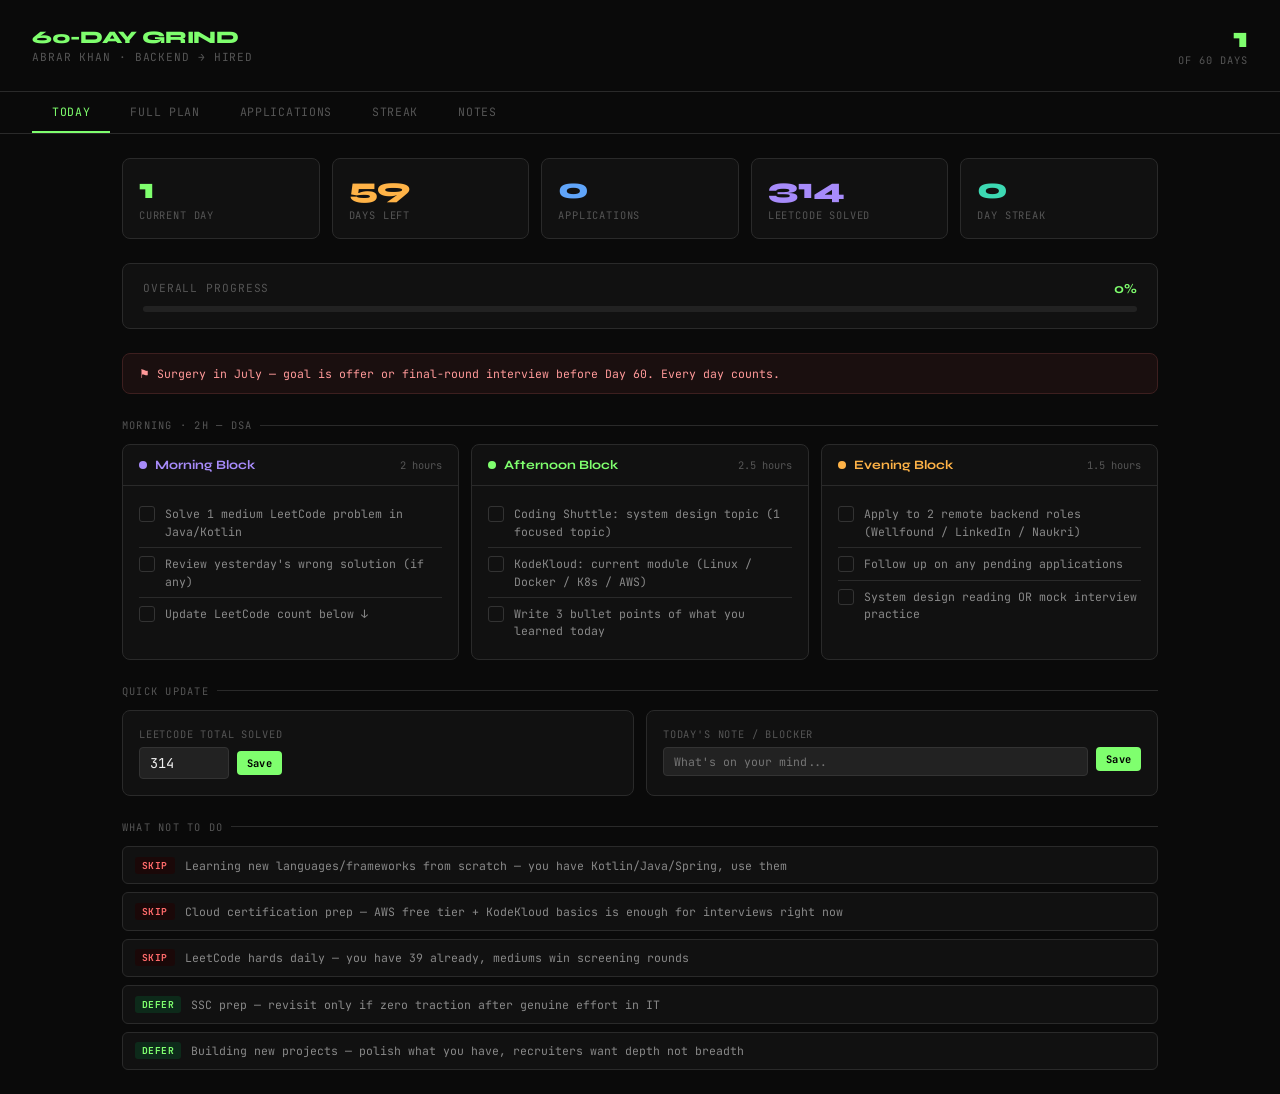
<file: index.html>
<!DOCTYPE html>
<html lang="en">
<head>
<meta charset="UTF-8">
<meta name="viewport" content="width=device-width, initial-scale=1.0">
<title>60-Day Grind Tracker — Abrar</title>
<link rel="preconnect" href="https://fonts.googleapis.com">
<link href="https://fonts.googleapis.com/css2?family=JetBrains+Mono:wght@400;500;700&family=Syne:wght@400;500;700;800&display=swap" rel="stylesheet">
<style>
  *, *::before, *::after { box-sizing: border-box; margin: 0; padding: 0; }

  :root {
    --bg: #0a0a0a;
    --surface: #111111;
    --surface2: #1a1a1a;
    --surface3: #222222;
    --border: #2a2a2a;
    --border2: #333333;
    --text: #f0f0f0;
    --text2: #888888;
    --text3: #555555;
    --accent: #7fff6e;
    --accent2: #3dd9b3;
    --amber: #ffb347;
    --red: #ff6b6b;
    --purple: #a78bfa;
    --blue: #60a5fa;
    --font-display: 'Syne', sans-serif;
    --font-mono: 'JetBrains Mono', monospace;
  }

  body {
    background: var(--bg);
    color: var(--text);
    font-family: var(--font-mono);
    min-height: 100vh;
    padding: 0;
  }

  /* HEADER */
  .header {
    border-bottom: 1px solid var(--border);
    padding: 1.5rem 2rem;
    display: flex;
    align-items: center;
    justify-content: space-between;
    position: sticky;
    top: 0;
    background: var(--bg);
    z-index: 100;
  }

  .header-left h1 {
    font-family: var(--font-display);
    font-size: 1.1rem;
    font-weight: 800;
    letter-spacing: -0.02em;
    color: var(--accent);
  }

  .header-left p {
    font-size: 0.7rem;
    color: var(--text3);
    margin-top: 2px;
    letter-spacing: 0.08em;
    text-transform: uppercase;
  }

  .header-right {
    display: flex;
    align-items: center;
    gap: 1rem;
  }

  .day-counter {
    text-align: right;
  }

  .day-counter .day-num {
    font-family: var(--font-display);
    font-size: 1.8rem;
    font-weight: 800;
    color: var(--accent);
    line-height: 1;
  }

  .day-counter .day-label {
    font-size: 0.65rem;
    color: var(--text3);
    text-transform: uppercase;
    letter-spacing: 0.1em;
  }

  /* TABS */
  .tabs {
    display: flex;
    gap: 0;
    border-bottom: 1px solid var(--border);
    padding: 0 2rem;
    background: var(--bg);
    overflow-x: auto;
  }

  .tab {
    padding: 0.75rem 1.25rem;
    font-family: var(--font-mono);
    font-size: 0.72rem;
    letter-spacing: 0.06em;
    text-transform: uppercase;
    color: var(--text3);
    cursor: pointer;
    border-bottom: 2px solid transparent;
    transition: all 0.15s;
    white-space: nowrap;
    background: none;
    border-top: none;
    border-left: none;
    border-right: none;
  }

  .tab:hover { color: var(--text2); }
  .tab.active { color: var(--accent); border-bottom-color: var(--accent); }

  /* MAIN */
  .main { padding: 1.5rem 2rem; max-width: 1100px; margin: 0 auto; }

  /* STATS ROW */
  .stats-row {
    display: grid;
    grid-template-columns: repeat(auto-fit, minmax(140px, 1fr));
    gap: 0.75rem;
    margin-bottom: 1.5rem;
  }

  .stat-card {
    background: var(--surface);
    border: 1px solid var(--border);
    border-radius: 8px;
    padding: 1rem;
  }

  .stat-card .stat-val {
    font-family: var(--font-display);
    font-size: 1.8rem;
    font-weight: 800;
    line-height: 1;
    margin-bottom: 4px;
  }

  .stat-card .stat-lbl {
    font-size: 0.65rem;
    color: var(--text3);
    text-transform: uppercase;
    letter-spacing: 0.08em;
  }

  .stat-green .stat-val { color: var(--accent); }
  .stat-amber .stat-val { color: var(--amber); }
  .stat-blue .stat-val { color: var(--blue); }
  .stat-purple .stat-val { color: var(--purple); }
  .stat-teal .stat-val { color: var(--accent2); }

  /* PROGRESS BAR */
  .progress-wrap {
    background: var(--surface);
    border: 1px solid var(--border);
    border-radius: 8px;
    padding: 1rem 1.25rem;
    margin-bottom: 1.5rem;
  }

  .progress-header {
    display: flex;
    justify-content: space-between;
    align-items: center;
    margin-bottom: 0.6rem;
  }

  .progress-header span {
    font-size: 0.7rem;
    color: var(--text3);
    text-transform: uppercase;
    letter-spacing: 0.08em;
  }

  .progress-header strong {
    font-family: var(--font-display);
    font-size: 0.85rem;
    color: var(--accent);
  }

  .progress-track {
    height: 6px;
    background: var(--surface3);
    border-radius: 3px;
    overflow: hidden;
  }

  .progress-fill {
    height: 100%;
    background: var(--accent);
    border-radius: 3px;
    transition: width 0.5s ease;
  }

  /* SURGERY BANNER */
  .surgery-banner {
    background: #1a0f0f;
    border: 1px solid #3d1f1f;
    border-radius: 8px;
    padding: 0.75rem 1rem;
    font-size: 0.72rem;
    color: #ff9999;
    margin-bottom: 1.5rem;
    display: flex;
    gap: 8px;
    align-items: center;
  }

  /* SECTION HEADER */
  .section-header {
    font-size: 0.65rem;
    text-transform: uppercase;
    letter-spacing: 0.12em;
    color: var(--text3);
    margin-bottom: 0.75rem;
    margin-top: 1.5rem;
    display: flex;
    align-items: center;
    gap: 8px;
  }

  .section-header::after {
    content: '';
    flex: 1;
    height: 1px;
    background: var(--border);
  }

  /* TODAY PANEL */
  .today-grid {
    display: grid;
    grid-template-columns: repeat(auto-fit, minmax(280px, 1fr));
    gap: 0.75rem;
    margin-bottom: 1.5rem;
  }

  .block-card {
    background: var(--surface);
    border: 1px solid var(--border);
    border-radius: 8px;
    overflow: hidden;
  }

  .block-card-header {
    padding: 0.75rem 1rem;
    border-bottom: 1px solid var(--border);
    display: flex;
    align-items: center;
    gap: 8px;
  }

  .block-dot {
    width: 8px;
    height: 8px;
    border-radius: 50%;
    flex-shrink: 0;
  }

  .block-card-header .block-title {
    font-family: var(--font-display);
    font-size: 0.8rem;
    font-weight: 700;
  }

  .block-card-header .block-time {
    margin-left: auto;
    font-size: 0.65rem;
    color: var(--text3);
  }

  .block-tasks { padding: 0.75rem 1rem; }

  .task-item {
    display: flex;
    align-items: flex-start;
    gap: 10px;
    padding: 0.45rem 0;
    border-bottom: 1px solid var(--border);
    cursor: pointer;
  }

  .task-item:last-child { border-bottom: none; }

  .task-check {
    width: 16px;
    height: 16px;
    border: 1px solid var(--border2);
    border-radius: 3px;
    flex-shrink: 0;
    margin-top: 1px;
    display: flex;
    align-items: center;
    justify-content: center;
    transition: all 0.15s;
  }

  .task-item.done .task-check {
    background: var(--accent);
    border-color: var(--accent);
  }

  .task-item.done .task-check::after {
    content: '✓';
    font-size: 10px;
    color: #000;
    font-weight: 700;
  }

  .task-text {
    font-size: 0.72rem;
    color: var(--text2);
    line-height: 1.5;
  }

  .task-item.done .task-text {
    color: var(--text3);
    text-decoration: line-through;
  }

  /* PLAN VIEW */
  .phase-block {
    margin-bottom: 2rem;
  }

  .phase-label {
    font-family: var(--font-display);
    font-size: 0.75rem;
    font-weight: 700;
    padding: 4px 10px;
    border-radius: 4px;
    display: inline-block;
    margin-bottom: 0.75rem;
    letter-spacing: 0.04em;
  }

  .phase-p1 { background: #1a1a3a; color: var(--purple); }
  .phase-p2 { background: #0d2a1a; color: var(--accent); }
  .phase-p3 { background: #2a1a0a; color: var(--amber); }

  .weeks-grid {
    display: grid;
    grid-template-columns: repeat(auto-fit, minmax(240px, 1fr));
    gap: 0.75rem;
  }

  .week-card {
    background: var(--surface);
    border: 1px solid var(--border);
    border-radius: 8px;
    overflow: hidden;
  }

  .week-card-header {
    padding: 0.6rem 1rem;
    border-bottom: 1px solid var(--border);
    display: flex;
    justify-content: space-between;
    align-items: center;
  }

  .week-num {
    font-size: 0.65rem;
    text-transform: uppercase;
    letter-spacing: 0.1em;
    color: var(--text3);
  }

  .week-title {
    font-family: var(--font-display);
    font-size: 0.78rem;
    font-weight: 700;
    color: var(--text);
    margin-top: 2px;
  }

  .week-pct {
    font-size: 0.72rem;
    color: var(--accent);
  }

  .week-items { padding: 0.75rem 1rem; }

  .week-item {
    display: flex;
    align-items: flex-start;
    gap: 8px;
    padding: 0.35rem 0;
    border-bottom: 1px solid var(--border);
    cursor: pointer;
    font-size: 0.7rem;
    color: var(--text2);
    line-height: 1.5;
  }

  .week-item:last-child { border-bottom: none; }

  .week-check {
    width: 14px;
    height: 14px;
    border: 1px solid var(--border2);
    border-radius: 2px;
    flex-shrink: 0;
    margin-top: 2px;
    display: flex;
    align-items: center;
    justify-content: center;
    transition: all 0.15s;
  }

  .week-item.done .week-check {
    background: var(--accent);
    border-color: var(--accent);
  }

  .week-item.done .week-check::after {
    content: '✓';
    font-size: 9px;
    color: #000;
    font-weight: 700;
  }

  .week-item.done span { color: var(--text3); text-decoration: line-through; }

  .milestone-bar {
    border-left: 3px solid;
    padding: 8px 12px;
    border-radius: 0 4px 4px 0;
    font-size: 0.7rem;
    margin-top: 0.75rem;
    line-height: 1.5;
  }

  .m-purple { border-color: var(--purple); background: #1a1a3a; color: #c4b5fd; }
  .m-green  { border-color: var(--accent); background: #0d2a1a; color: #86efac; }
  .m-amber  { border-color: var(--amber); background: #2a1a0a; color: #fcd34d; }

  /* APPLICATIONS TAB */
  .app-form {
    background: var(--surface);
    border: 1px solid var(--border);
    border-radius: 8px;
    padding: 1rem 1.25rem;
    margin-bottom: 1.5rem;
    display: grid;
    grid-template-columns: 1fr 1fr 1fr auto;
    gap: 0.6rem;
    align-end: center;
  }

  .app-form input, .app-form select {
    background: var(--surface3);
    border: 1px solid var(--border2);
    border-radius: 4px;
    color: var(--text);
    font-family: var(--font-mono);
    font-size: 0.72rem;
    padding: 0.5rem 0.75rem;
    outline: none;
    transition: border 0.15s;
  }

  .app-form input:focus, .app-form select:focus {
    border-color: var(--accent);
  }

  .app-form input::placeholder { color: var(--text3); }

  .btn {
    background: var(--accent);
    color: #000;
    border: none;
    border-radius: 4px;
    font-family: var(--font-mono);
    font-size: 0.72rem;
    font-weight: 700;
    padding: 0.5rem 1rem;
    cursor: pointer;
    transition: opacity 0.15s;
    letter-spacing: 0.04em;
  }

  .btn:hover { opacity: 0.85; }
  .btn-sm { padding: 0.3rem 0.6rem; font-size: 0.65rem; }
  .btn-danger { background: var(--red); }

  .app-table {
    width: 100%;
    border-collapse: collapse;
    font-size: 0.72rem;
  }

  .app-table th {
    text-align: left;
    padding: 0.5rem 0.75rem;
    font-size: 0.65rem;
    text-transform: uppercase;
    letter-spacing: 0.08em;
    color: var(--text3);
    border-bottom: 1px solid var(--border);
  }

  .app-table td {
    padding: 0.6rem 0.75rem;
    border-bottom: 1px solid var(--border);
    color: var(--text2);
    vertical-align: middle;
  }

  .app-table tr:last-child td { border-bottom: none; }

  .status-badge {
    font-size: 0.62rem;
    padding: 2px 8px;
    border-radius: 3px;
    font-weight: 700;
    letter-spacing: 0.05em;
    text-transform: uppercase;
  }

  .s-applied   { background: #1a1a3a; color: var(--purple); }
  .s-screening { background: #0d2a1a; color: var(--accent); }
  .s-interview { background: #1a1a00; color: #ffd700; }
  .s-offer     { background: #001a0d; color: #00ff88; }
  .s-rejected  { background: #1a0808; color: var(--red); }
  .s-ghosted   { background: #1a1a1a; color: var(--text3); }

  /* NOTES TAB */
  .notes-area {
    width: 100%;
    min-height: 400px;
    background: var(--surface);
    border: 1px solid var(--border);
    border-radius: 8px;
    color: var(--text);
    font-family: var(--font-mono);
    font-size: 0.75rem;
    padding: 1rem;
    resize: vertical;
    outline: none;
    line-height: 1.8;
  }

  .notes-area:focus { border-color: var(--accent); }

  /* HIDDEN */
  .tab-content { display: none; }
  .tab-content.active { display: block; }

  /* HEAT GRID (streak) */
  .heat-grid {
    display: flex;
    gap: 3px;
    flex-wrap: wrap;
    margin-bottom: 0.5rem;
  }

  .heat-cell {
    width: 14px;
    height: 14px;
    border-radius: 2px;
    background: var(--surface3);
    cursor: pointer;
    transition: all 0.1s;
  }

  .heat-cell.active { background: var(--accent); opacity: 0.9; }
  .heat-cell.today { outline: 1px solid var(--accent); }

  /* DONT DO */
  .dont-list { display: flex; flex-direction: column; gap: 0.5rem; }

  .dont-item {
    display: flex;
    gap: 10px;
    padding: 0.6rem 0.75rem;
    background: var(--surface);
    border: 1px solid var(--border);
    border-radius: 6px;
    font-size: 0.72rem;
    align-items: flex-start;
  }

  .dont-tag {
    font-size: 0.6rem;
    font-weight: 700;
    padding: 2px 7px;
    border-radius: 3px;
    text-transform: uppercase;
    letter-spacing: 0.05em;
    flex-shrink: 0;
  }

  .tag-skip { background: #1a0808; color: var(--red); }
  .tag-defer { background: #0d2a1a; color: var(--accent); }

  .dont-text { color: var(--text2); line-height: 1.5; }

  /* RESPONSIVE */
  @media (max-width: 600px) {
    .header { padding: 1rem; }
    .main { padding: 1rem; }
    .tabs { padding: 0 1rem; }
    .app-form { grid-template-columns: 1fr 1fr; }
    .app-form input:nth-child(3), .app-form select { grid-column: span 2; }
    .day-counter .day-num { font-size: 1.4rem; }
  }

  /* MODAL */
  .modal-overlay {
    display: none;
    position: fixed;
    inset: 0;
    background: rgba(0,0,0,0.8);
    z-index: 999;
    align-items: center;
    justify-content: center;
  }

  .modal-overlay.open { display: flex; }

  .modal {
    background: var(--surface);
    border: 1px solid var(--border2);
    border-radius: 10px;
    padding: 1.5rem;
    max-width: 420px;
    width: 90%;
  }

  .modal h3 {
    font-family: var(--font-display);
    font-size: 1rem;
    font-weight: 800;
    margin-bottom: 1rem;
    color: var(--accent);
  }

  .modal-field { margin-bottom: 0.75rem; }
  .modal-field label { font-size: 0.65rem; color: var(--text3); display: block; margin-bottom: 4px; text-transform: uppercase; letter-spacing: 0.08em; }
  .modal-field input, .modal-field select, .modal-field textarea {
    width: 100%;
    background: var(--surface3);
    border: 1px solid var(--border2);
    border-radius: 4px;
    color: var(--text);
    font-family: var(--font-mono);
    font-size: 0.72rem;
    padding: 0.5rem 0.75rem;
    outline: none;
  }

  .modal-field textarea { min-height: 80px; resize: vertical; }
  .modal-actions { display: flex; gap: 0.5rem; margin-top: 1rem; justify-content: flex-end; }
  .btn-ghost { background: transparent; border: 1px solid var(--border2); color: var(--text2); }
  .btn-ghost:hover { background: var(--surface2); opacity: 1; }

  .empty-state {
    text-align: center;
    padding: 3rem 1rem;
    color: var(--text3);
    font-size: 0.75rem;
  }

  .empty-state .empty-icon { font-size: 2rem; margin-bottom: 0.5rem; opacity: 0.3; }
</style>
</head>
<body>

<div class="header">
  <div class="header-left">
    <h1>60-DAY GRIND</h1>
    <p>Abrar Khan · Backend → Hired</p>
  </div>
  <div class="header-right">
    <div class="day-counter">
      <div class="day-num" id="dayNum">1</div>
      <div class="day-label">of 60 days</div>
    </div>
  </div>
</div>

<div class="tabs">
  <button class="tab active" onclick="switchTab('today')">Today</button>
  <button class="tab" onclick="switchTab('plan')">Full Plan</button>
  <button class="tab" onclick="switchTab('applications')">Applications</button>
  <button class="tab" onclick="switchTab('streak')">Streak</button>
  <button class="tab" onclick="switchTab('notes')">Notes</button>
</div>

<div class="main">

  <!-- TODAY TAB -->
  <div id="tab-today" class="tab-content active">

    <div class="stats-row">
      <div class="stat-card stat-green">
        <div class="stat-val" id="statDay">1</div>
        <div class="stat-lbl">Current day</div>
      </div>
      <div class="stat-card stat-amber">
        <div class="stat-val" id="statDaysLeft">59</div>
        <div class="stat-lbl">Days left</div>
      </div>
      <div class="stat-card stat-blue">
        <div class="stat-val" id="statApps">0</div>
        <div class="stat-lbl">Applications</div>
      </div>
      <div class="stat-card stat-purple">
        <div class="stat-val" id="statLeet">314</div>
        <div class="stat-lbl">LeetCode solved</div>
      </div>
      <div class="stat-card stat-teal">
        <div class="stat-val" id="statStreak">0</div>
        <div class="stat-lbl">Day streak</div>
      </div>
    </div>

    <div class="progress-wrap">
      <div class="progress-header">
        <span>Overall progress</span>
        <strong id="progressPct">0%</strong>
      </div>
      <div class="progress-track">
        <div class="progress-fill" id="progressFill" style="width:0%"></div>
      </div>
    </div>

    <div class="surgery-banner">
      ⚑ Surgery in July — goal is offer or final-round interview before Day 60. Every day counts.
    </div>

    <div class="section-header">Morning · 2h — DSA</div>
    <div class="today-grid">
      <div class="block-card">
        <div class="block-card-header">
          <div class="block-dot" style="background:var(--purple)"></div>
          <span class="block-title" style="color:var(--purple)">Morning Block</span>
          <span class="block-time">2 hours</span>
        </div>
        <div class="block-tasks" id="morning-tasks">
          <div class="task-item" onclick="toggleTask(this)" data-id="m1">
            <div class="task-check"></div>
            <div class="task-text">Solve 1 medium LeetCode problem in Java/Kotlin</div>
          </div>
          <div class="task-item" onclick="toggleTask(this)" data-id="m2">
            <div class="task-check"></div>
            <div class="task-text">Review yesterday's wrong solution (if any)</div>
          </div>
          <div class="task-item" onclick="toggleTask(this)" data-id="m3">
            <div class="task-check"></div>
            <div class="task-text">Update LeetCode count below ↓</div>
          </div>
        </div>
      </div>

      <div class="block-card">
        <div class="block-card-header">
          <div class="block-dot" style="background:var(--accent)"></div>
          <span class="block-title" style="color:var(--accent)">Afternoon Block</span>
          <span class="block-time">2.5 hours</span>
        </div>
        <div class="block-tasks" id="afternoon-tasks">
          <div class="task-item" onclick="toggleTask(this)" data-id="a1">
            <div class="task-check"></div>
            <div class="task-text">Coding Shuttle: system design topic (1 focused topic)</div>
          </div>
          <div class="task-item" onclick="toggleTask(this)" data-id="a2">
            <div class="task-check"></div>
            <div class="task-text">KodeKloud: current module (Linux / Docker / K8s / AWS)</div>
          </div>
          <div class="task-item" onclick="toggleTask(this)" data-id="a3">
            <div class="task-check"></div>
            <div class="task-text">Write 3 bullet points of what you learned today</div>
          </div>
        </div>
      </div>

      <div class="block-card">
        <div class="block-card-header">
          <div class="block-dot" style="background:var(--amber)"></div>
          <span class="block-title" style="color:var(--amber)">Evening Block</span>
          <span class="block-time">1.5 hours</span>
        </div>
        <div class="block-tasks" id="evening-tasks">
          <div class="task-item" onclick="toggleTask(this)" data-id="e1">
            <div class="task-check"></div>
            <div class="task-text">Apply to 2 remote backend roles (Wellfound / LinkedIn / Naukri)</div>
          </div>
          <div class="task-item" onclick="toggleTask(this)" data-id="e2">
            <div class="task-check"></div>
            <div class="task-text">Follow up on any pending applications</div>
          </div>
          <div class="task-item" onclick="toggleTask(this)" data-id="e3">
            <div class="task-check"></div>
            <div class="task-text">System design reading OR mock interview practice</div>
          </div>
        </div>
      </div>
    </div>

    <div class="section-header">Quick update</div>
    <div style="display:grid;grid-template-columns:repeat(auto-fit,minmax(200px,1fr));gap:0.75rem;margin-bottom:1.5rem;">
      <div class="block-card" style="padding:1rem;">
        <div style="font-size:0.65rem;color:var(--text3);text-transform:uppercase;letter-spacing:0.08em;margin-bottom:6px;">LeetCode total solved</div>
        <div style="display:flex;gap:8px;align-items:center;">
          <input type="number" id="leetInput" min="314" style="background:var(--surface3);border:1px solid var(--border2);border-radius:4px;color:var(--text);font-family:var(--font-mono);font-size:0.85rem;padding:6px 10px;width:90px;outline:none;" placeholder="314">
          <button class="btn btn-sm" onclick="saveLeet()">Save</button>
        </div>
      </div>
      <div class="block-card" style="padding:1rem;">
        <div style="font-size:0.65rem;color:var(--text3);text-transform:uppercase;letter-spacing:0.08em;margin-bottom:6px;">Today's note / blocker</div>
        <div style="display:flex;gap:8px;align-items:flex-start;">
          <input type="text" id="todayNote" style="background:var(--surface3);border:1px solid var(--border2);border-radius:4px;color:var(--text);font-family:var(--font-mono);font-size:0.72rem;padding:6px 10px;flex:1;outline:none;" placeholder="What's on your mind...">
          <button class="btn btn-sm" onclick="saveTodayNote()">Save</button>
        </div>
      </div>
    </div>

    <div class="section-header">What NOT to do</div>
    <div class="dont-list">
      <div class="dont-item"><span class="dont-tag tag-skip">skip</span><span class="dont-text">Learning new languages/frameworks from scratch — you have Kotlin/Java/Spring, use them</span></div>
      <div class="dont-item"><span class="dont-tag tag-skip">skip</span><span class="dont-text">Cloud certification prep — AWS free tier + KodeKloud basics is enough for interviews right now</span></div>
      <div class="dont-item"><span class="dont-tag tag-skip">skip</span><span class="dont-text">LeetCode hards daily — you have 39 already, mediums win screening rounds</span></div>
      <div class="dont-item"><span class="dont-tag tag-defer">defer</span><span class="dont-text">SSC prep — revisit only if zero traction after genuine effort in IT</span></div>
      <div class="dont-item"><span class="dont-tag tag-defer">defer</span><span class="dont-text">Building new projects — polish what you have, recruiters want depth not breadth</span></div>
    </div>

  </div>

  <!-- PLAN TAB -->
  <div id="tab-plan" class="tab-content">

    <div class="phase-block">
      <span class="phase-label phase-p1">Phase 1 — Weeks 1–2 · Foundation reset</span>
      <div class="weeks-grid">
        <div class="week-card">
          <div class="week-card-header">
            <div>
              <div class="week-num">Week 1</div>
              <div class="week-title">LinkedIn + DSA restart</div>
            </div>
            <span class="week-pct" id="w1pct">0%</span>
          </div>
          <div class="week-items" id="week1">
            <div class="week-item" onclick="toggleWeekTask(this,'w1_1')"><div class="week-check"></div><span>Write Zeazonz LinkedIn description — do this TODAY</span></div>
            <div class="week-item" onclick="toggleWeekTask(this,'w1_2')"><div class="week-check"></div><span>Add all projects to LinkedIn with live links (NutriTrack, PayTrack, ChatApp)</span></div>
            <div class="week-item" onclick="toggleWeekTask(this,'w1_3')"><div class="week-check"></div><span>Add skills to LinkedIn: Kafka, Redis, Socket.IO, AWS, Docker, PostgreSQL, JWT</span></div>
            <div class="week-item" onclick="toggleWeekTask(this,'w1_4')"><div class="week-check"></div><span>Set Open to Work (recruiters only, not public)</span></div>
            <div class="week-item" onclick="toggleWeekTask(this,'w1_5')"><div class="week-check"></div><span>LeetCode: arrays, hashmaps, sliding window — 7 mediums this week</span></div>
            <div class="week-item" onclick="toggleWeekTask(this,'w1_6')"><div class="week-check"></div><span>KodeKloud: Linux fundamentals module — complete it this week</span></div>
            <div class="week-item" onclick="toggleWeekTask(this,'w1_7')"><div class="week-check"></div><span>Apply to 5 remote backend roles on Wellfound (Kotlin / Java / Spring Boot)</span></div>
          </div>
        </div>
        <div class="week-card">
          <div class="week-card-header">
            <div>
              <div class="week-num">Week 2</div>
              <div class="week-title">System design intro + apply</div>
            </div>
            <span class="week-pct" id="w2pct">0%</span>
          </div>
          <div class="week-items" id="week2">
            <div class="week-item" onclick="toggleWeekTask(this,'w2_1')"><div class="week-check"></div><span>Coding Shuttle: system design basics — scalability, load balancing, caching</span></div>
            <div class="week-item" onclick="toggleWeekTask(this,'w2_2')"><div class="week-check"></div><span>LeetCode: trees, binary search — 7 mediums this week</span></div>
            <div class="week-item" onclick="toggleWeekTask(this,'w2_3')"><div class="week-check"></div><span>KodeKloud: Docker fundamentals — containerise your own Spring Boot app</span></div>
            <div class="week-item" onclick="toggleWeekTask(this,'w2_4')"><div class="week-check"></div><span>Apply to 10 more remote roles — LinkedIn + Naukri remote filter</span></div>
            <div class="week-item" onclick="toggleWeekTask(this,'w2_5')"><div class="week-check"></div><span>Make selfhosted-cloud repo public with a proper README explaining your setup</span></div>
            <div class="week-item" onclick="toggleWeekTask(this,'w2_6')"><div class="week-check"></div><span>Request Zeazonz ex-manager for LinkedIn recommendation</span></div>
          </div>
        </div>
      </div>
      <div class="milestone-bar m-purple">✦ Milestone week 2: LinkedIn complete · 15 applications sent · Docker basics done · LeetCode streak restarted</div>
    </div>

    <div class="phase-block">
      <span class="phase-label phase-p2">Phase 2 — Weeks 3–5 · Core skill depth</span>
      <div class="weeks-grid">
        <div class="week-card">
          <div class="week-card-header">
            <div>
              <div class="week-num">Week 3</div>
              <div class="week-title">System design — messaging systems</div>
            </div>
            <span class="week-pct" id="w3pct">0%</span>
          </div>
          <div class="week-items" id="week3">
            <div class="week-item" onclick="toggleWeekTask(this,'w3_1')"><div class="week-check"></div><span>Coding Shuttle: design a chat system — connects directly to your Lineup work</span></div>
            <div class="week-item" onclick="toggleWeekTask(this,'w3_2')"><div class="week-check"></div><span>Coding Shuttle: design a notification/push service — maps to your Kafka work</span></div>
            <div class="week-item" onclick="toggleWeekTask(this,'w3_3')"><div class="week-check"></div><span>LeetCode: linked lists, stacks, queues — 7 mediums</span></div>
            <div class="week-item" onclick="toggleWeekTask(this,'w3_4')"><div class="week-check"></div><span>KodeKloud: Kubernetes basics — pods, deployments, services, namespaces</span></div>
            <div class="week-item" onclick="toggleWeekTask(this,'w3_5')"><div class="week-check"></div><span>Apply 10 more. Follow up on week 1–2 applications that got no response</span></div>
          </div>
        </div>
        <div class="week-card">
          <div class="week-card-header">
            <div>
              <div class="week-num">Week 4</div>
              <div class="week-title">System design — databases + caching</div>
            </div>
            <span class="week-pct" id="w4pct">0%</span>
          </div>
          <div class="week-items" id="week4">
            <div class="week-item" onclick="toggleWeekTask(this,'w4_1')"><div class="week-check"></div><span>Coding Shuttle: design rate limiter — you built the quota system, connect the dots</span></div>
            <div class="week-item" onclick="toggleWeekTask(this,'w4_2')"><div class="week-check"></div><span>Coding Shuttle: design URL shortener + leaderboard (standard interview questions)</span></div>
            <div class="week-item" onclick="toggleWeekTask(this,'w4_3')"><div class="week-check"></div><span>LeetCode: graphs, BFS/DFS — 7 mediums</span></div>
            <div class="week-item" onclick="toggleWeekTask(this,'w4_4')"><div class="week-check"></div><span>KodeKloud: Kubernetes — rolling deployments, health checks, config maps</span></div>
            <div class="week-item" onclick="toggleWeekTask(this,'w4_5')"><div class="week-check"></div><span>Write PayTrack README properly — architecture diagram, API docs, how to run</span></div>
          </div>
        </div>
        <div class="week-card">
          <div class="week-card-header">
            <div>
              <div class="week-num">Week 5</div>
              <div class="week-title">Mock interviews + cloud basics</div>
            </div>
            <span class="week-pct" id="w5pct">0%</span>
          </div>
          <div class="week-items" id="week5">
            <div class="week-item" onclick="toggleWeekTask(this,'w5_1')"><div class="week-check"></div><span>First mock system design interview — use Pramp or find a peer</span></div>
            <div class="week-item" onclick="toggleWeekTask(this,'w5_2')"><div class="week-check"></div><span>LeetCode: dynamic programming refresh — 7 mediums (you have 50 DP, refresh patterns)</span></div>
            <div class="week-item" onclick="toggleWeekTask(this,'w5_3')"><div class="week-check"></div><span>KodeKloud: AWS basics — EC2, S3, IAM, VPC (you used these, now know them properly)</span></div>
            <div class="week-item" onclick="toggleWeekTask(this,'w5_4')"><div class="week-check"></div><span>Coding Shuttle: design a payment system or auth/session service</span></div>
            <div class="week-item" onclick="toggleWeekTask(this,'w5_5')"><div class="week-check"></div><span>Apply 10 more. Should have 45+ applications total by end of this week</span></div>
          </div>
        </div>
        <div class="week-card">
          <div class="week-card-header">
            <div>
              <div class="week-num">Ongoing</div>
              <div class="week-title">Application targets</div>
            </div>
          </div>
          <div class="week-items">
            <div class="week-item" style="cursor:default;"><div class="week-check" style="border-color:var(--accent2);background:transparent;"></div><span style="color:var(--accent2)">Wellfound — remote backend Java/Kotlin roles</span></div>
            <div class="week-item" style="cursor:default;"><div class="week-check" style="border-color:var(--accent2);background:transparent;"></div><span style="color:var(--accent2)">LinkedIn — "backend developer" + "remote" + India filter</span></div>
            <div class="week-item" style="cursor:default;"><div class="week-check" style="border-color:var(--accent2);background:transparent;"></div><span style="color:var(--accent2)">Naukri — Spring Boot + Kafka + remote filter</span></div>
            <div class="week-item" style="cursor:default;"><div class="week-check" style="border-color:var(--accent2);background:transparent;"></div><span style="color:var(--accent2)">Target: Series A/B funded startups, fintech, SaaS products</span></div>
            <div class="week-item" style="cursor:default;"><div class="week-check" style="border-color:var(--accent2);background:transparent;"></div><span style="color:var(--accent2)">Ask range: ₹8–12 LPA — say it confidently, don't undersell</span></div>
          </div>
        </div>
      </div>
      <div class="milestone-bar m-green">✦ Milestone week 5: 45+ applications sent · system design conversational · 2–3 interview pipelines · K8s basics done</div>
    </div>

    <div class="phase-block">
      <span class="phase-label phase-p3">Phase 3 — Weeks 6–8 · Interview sprint</span>
      <div class="weeks-grid">
        <div class="week-card">
          <div class="week-card-header">
            <div>
              <div class="week-num">Week 6–7</div>
              <div class="week-title">Full interview prep mode</div>
            </div>
            <span class="week-pct" id="w6pct">0%</span>
          </div>
          <div class="week-items" id="week6">
            <div class="week-item" onclick="toggleWeekTask(this,'w6_1')"><div class="week-check"></div><span>2 mock interviews per week — one coding, one system design</span></div>
            <div class="week-item" onclick="toggleWeekTask(this,'w6_2')"><div class="week-check"></div><span>LeetCode: 2 hard problems per week max (not more — mediums still priority)</span></div>
            <div class="week-item" onclick="toggleWeekTask(this,'w6_3')"><div class="week-check"></div><span>Prepare STAR stories: Kafka broadcast server, WhatsApp media pipeline, quota system</span></div>
            <div class="week-item" onclick="toggleWeekTask(this,'w6_4')"><div class="week-check"></div><span>KodeKloud: CI/CD basics — GitHub Actions pipeline from push to deploy</span></div>
            <div class="week-item" onclick="toggleWeekTask(this,'w6_5')"><div class="week-check"></div><span>Keep applying — 5 per week minimum even while in active interviews</span></div>
          </div>
        </div>
        <div class="week-card">
          <div class="week-card-header">
            <div>
              <div class="week-num">Week 8</div>
              <div class="week-title">Pre-surgery close</div>
            </div>
            <span class="week-pct" id="w7pct">0%</span>
          </div>
          <div class="week-items" id="week7">
            <div class="week-item" onclick="toggleWeekTask(this,'w7_1')"><div class="week-check"></div><span>Push hard on any active conversations — ask for timelines, follow up assertively</span></div>
            <div class="week-item" onclick="toggleWeekTask(this,'w7_2')"><div class="week-check"></div><span>Tell promising companies: "I have a planned medical procedure in mid-July, can join [date]"</span></div>
            <div class="week-item" onclick="toggleWeekTask(this,'w7_3')"><div class="week-check"></div><span>Aim to have offer or final round before July starts — this is the hard goal</span></div>
            <div class="week-item" onclick="toggleWeekTask(this,'w7_4')"><div class="week-check"></div><span>If no offer: explore remote freelance/contract as bridge income during recovery</span></div>
            <div class="week-item" onclick="toggleWeekTask(this,'w7_5')"><div class="week-check"></div><span>NutriTrack — add 2–3 features, reshare on LinkedIn for visibility and engagement</span></div>
          </div>
        </div>
      </div>
      <div class="milestone-bar m-amber">✦ End of day 60: offer in hand or active final rounds. If not, contract/freelance lined up as bridge through recovery.</div>
    </div>

  </div>

  <!-- APPLICATIONS TAB -->
  <div id="tab-applications" class="tab-content">

    <div class="app-form">
      <input type="text" id="appCompany" placeholder="Company name">
      <input type="text" id="appRole" placeholder="Role / JD link">
      <select id="appStatus">
        <option value="applied">Applied</option>
        <option value="screening">Screening</option>
        <option value="interview">Interview</option>
        <option value="offer">Offer 🎉</option>
        <option value="rejected">Rejected</option>
        <option value="ghosted">Ghosted</option>
      </select>
      <button class="btn" onclick="addApplication()">+ Add</button>
    </div>

    <div id="appList"></div>

  </div>

  <!-- STREAK TAB -->
  <div id="tab-streak" class="tab-content">

    <div class="section-header">60-day activity grid</div>
    <div class="heat-grid" id="heatGrid"></div>
    <div style="font-size:0.65rem;color:var(--text3);margin-bottom:1.5rem;">Click any cell to mark that day as active</div>

    <div class="section-header">Today's check-in</div>
    <div style="display:grid;grid-template-columns:repeat(auto-fit,minmax(180px,1fr));gap:0.75rem;margin-bottom:1.5rem;">
      <div class="block-card" style="padding:1rem;">
        <div style="font-size:0.65rem;color:var(--text3);text-transform:uppercase;letter-spacing:0.08em;margin-bottom:8px;">Did you do DSA today?</div>
        <div style="display:flex;gap:8px;">
          <button class="btn btn-sm" onclick="markHabit('dsa',true)" id="dsaYes">✓ Yes</button>
          <button class="btn btn-sm btn-danger" onclick="markHabit('dsa',false)" id="dsaNo">✗ No</button>
        </div>
      </div>
      <div class="block-card" style="padding:1rem;">
        <div style="font-size:0.65rem;color:var(--text3);text-transform:uppercase;letter-spacing:0.08em;margin-bottom:8px;">Did you apply today?</div>
        <div style="display:flex;gap:8px;">
          <button class="btn btn-sm" onclick="markHabit('apply',true)" id="applyYes">✓ Yes</button>
          <button class="btn btn-sm btn-danger" onclick="markHabit('apply',false)" id="applyNo">✗ No</button>
        </div>
      </div>
      <div class="block-card" style="padding:1rem;">
        <div style="font-size:0.65rem;color:var(--text3);text-transform:uppercase;letter-spacing:0.08em;margin-bottom:8px;">Did you study today?</div>
        <div style="display:flex;gap:8px;">
          <button class="btn btn-sm" onclick="markHabit('study',true)" id="studyYes">✓ Yes</button>
          <button class="btn btn-sm btn-danger" onclick="markHabit('study',false)" id="studyNo">✗ No</button>
        </div>
      </div>
    </div>

    <div class="section-header">Habit log</div>
    <div id="habitLog" style="font-size:0.72rem;color:var(--text2);"></div>

  </div>

  <!-- NOTES TAB -->
  <div id="tab-notes" class="tab-content">
    <div class="section-header">Personal notes · saved automatically</div>
    <textarea class="notes-area" id="notesArea" placeholder="Write anything here — learnings, blockers, wins, thoughts, links to resources...&#10;&#10;This auto-saves every few seconds."></textarea>
    <div style="font-size:0.65rem;color:var(--text3);margin-top:6px;" id="notesSaved">Not saved yet</div>
  </div>

</div>

<!-- Edit Application Modal -->
<div class="modal-overlay" id="editModal">
  <div class="modal">
    <h3>Edit application</h3>
    <div class="modal-field">
      <label>Company</label>
      <input type="text" id="editCompany">
    </div>
    <div class="modal-field">
      <label>Role / Link</label>
      <input type="text" id="editRole">
    </div>
    <div class="modal-field">
      <label>Status</label>
      <select id="editStatus">
        <option value="applied">Applied</option>
        <option value="screening">Screening</option>
        <option value="interview">Interview</option>
        <option value="offer">Offer 🎉</option>
        <option value="rejected">Rejected</option>
        <option value="ghosted">Ghosted</option>
      </select>
    </div>
    <div class="modal-field">
      <label>Notes</label>
      <textarea id="editNotes" placeholder="Interview date, contact, next steps..."></textarea>
    </div>
    <div class="modal-actions">
      <button class="btn btn-ghost" onclick="closeModal()">Cancel</button>
      <button class="btn btn-danger btn-sm" onclick="deleteApp()" style="margin-right:auto;">Delete</button>
      <button class="btn" onclick="saveEdit()">Save</button>
    </div>
  </div>
</div>

<script>
const START_DATE = localStorage.getItem('startDate') || (() => {
  const d = new Date().toISOString().split('T')[0];
  localStorage.setItem('startDate', d);
  return d;
})();

function getDayNum() {
  const start = new Date(START_DATE);
  const now = new Date();
  const diff = Math.floor((now - start) / 86400000) + 1;
  return Math.max(1, Math.min(60, diff));
}

function switchTab(name) {
  document.querySelectorAll('.tab-content').forEach(t => t.classList.remove('active'));
  document.querySelectorAll('.tab').forEach(t => t.classList.remove('active'));
  document.getElementById('tab-' + name).classList.add('active');
  event.target.classList.add('active');
}

/* ---- TASKS ---- */
function getTodayKey() { return new Date().toISOString().split('T')[0]; }

function toggleTask(el) {
  const id = el.dataset.id;
  const key = 'task_' + getTodayKey() + '_' + id;
  const done = !el.classList.contains('done');
  el.classList.toggle('done', done);
  localStorage.setItem(key, done ? '1' : '0');
  updateProgress();
}

function loadTodayTasks() {
  const day = getTodayKey();
  document.querySelectorAll('.task-item').forEach(el => {
    const key = 'task_' + day + '_' + el.dataset.id;
    if (localStorage.getItem(key) === '1') el.classList.add('done');
  });
  updateProgress();
}

function updateProgress() {
  const day = getTodayKey();
  const all = document.querySelectorAll('.task-item');
  let done = 0;
  all.forEach(el => {
    if (localStorage.getItem('task_' + day + '_' + el.dataset.id) === '1') done++;
  });
  const pct = Math.round((done / all.length) * 100);
  document.getElementById('progressPct').textContent = pct + '%';
  document.getElementById('progressFill').style.width = pct + '%';
}

/* ---- WEEK TASKS ---- */
function toggleWeekTask(el, id) {
  const done = !el.classList.contains('done');
  el.classList.toggle('done', done);
  localStorage.setItem('wtask_' + id, done ? '1' : '0');
  updateWeekPcts();
}

function loadWeekTasks() {
  document.querySelectorAll('.week-item[onclick]').forEach(el => {
    const fn = el.getAttribute('onclick');
    const match = fn.match(/'([^']+)'\)/);
    if (match) {
      const id = match[1];
      if (localStorage.getItem('wtask_' + id) === '1') el.classList.add('done');
    }
  });
  updateWeekPcts();
}

function updateWeekPcts() {
  ['w1','w2','w3','w4','w5','w6','w7'].forEach(wk => {
    const el = document.getElementById(wk);
    if (!el) return;
    const items = el.querySelectorAll('.week-item[onclick]');
    let done = 0;
    items.forEach(i => { if (i.classList.contains('done')) done++; });
    const pct = items.length ? Math.round(done / items.length * 100) : 0;
    const pctEl = document.getElementById(wk + 'pct');
    if (pctEl) pctEl.textContent = pct + '%';
  });
}

/* ---- LEET ---- */
function saveLeet() {
  const val = parseInt(document.getElementById('leetInput').value) || 314;
  localStorage.setItem('leetCount', val);
  document.getElementById('statLeet').textContent = val;
}

function loadLeet() {
  const val = localStorage.getItem('leetCount') || '314';
  document.getElementById('statLeet').textContent = val;
  document.getElementById('leetInput').value = val;
}

/* ---- TODAY NOTE ---- */
function saveTodayNote() {
  const val = document.getElementById('todayNote').value;
  localStorage.setItem('todayNote_' + getTodayKey(), val);
}

function loadTodayNote() {
  const val = localStorage.getItem('todayNote_' + getTodayKey()) || '';
  document.getElementById('todayNote').value = val;
}

/* ---- APPLICATIONS ---- */
let applications = JSON.parse(localStorage.getItem('applications') || '[]');
let editingId = null;

function addApplication() {
  const company = document.getElementById('appCompany').value.trim();
  const role = document.getElementById('appRole').value.trim();
  const status = document.getElementById('appStatus').value;
  if (!company) return;
  const app = { id: Date.now(), company, role, status, notes: '', date: getTodayKey() };
  applications.push(app);
  saveApps();
  renderApps();
  document.getElementById('appCompany').value = '';
  document.getElementById('appRole').value = '';
  updateStats();
}

function saveApps() { localStorage.setItem('applications', JSON.stringify(applications)); }

const statusLabel = { applied:'Applied', screening:'Screening', interview:'Interview', offer:'Offer 🎉', rejected:'Rejected', ghosted:'Ghosted' };

function renderApps() {
  const el = document.getElementById('appList');
  if (!applications.length) {
    el.innerHTML = '<div class="empty-state"><div class="empty-icon">📋</div>No applications yet — start applying!</div>';
    return;
  }
  const sorted = [...applications].reverse();
  el.innerHTML = '<table class="app-table"><thead><tr><th>Company</th><th>Role</th><th>Status</th><th>Date</th><th></th></tr></thead><tbody>' +
    sorted.map(a => `<tr>
      <td style="color:var(--text);font-weight:500">${a.company}</td>
      <td>${a.role || '—'}</td>
      <td><span class="status-badge s-${a.status}">${statusLabel[a.status]}</span></td>
      <td style="color:var(--text3)">${a.date}</td>
      <td><button class="btn btn-sm" style="background:transparent;border:1px solid var(--border2);color:var(--text2);" onclick="openEdit(${a.id})">Edit</button></td>
    </tr>`).join('') + '</tbody></table>';
}

function openEdit(id) {
  editingId = id;
  const a = applications.find(x => x.id === id);
  document.getElementById('editCompany').value = a.company;
  document.getElementById('editRole').value = a.role || '';
  document.getElementById('editStatus').value = a.status;
  document.getElementById('editNotes').value = a.notes || '';
  document.getElementById('editModal').classList.add('open');
}

function closeModal() { document.getElementById('editModal').classList.remove('open'); editingId = null; }

function saveEdit() {
  const a = applications.find(x => x.id === editingId);
  if (!a) return;
  a.company = document.getElementById('editCompany').value;
  a.role = document.getElementById('editRole').value;
  a.status = document.getElementById('editStatus').value;
  a.notes = document.getElementById('editNotes').value;
  saveApps(); renderApps(); closeModal(); updateStats();
}

function deleteApp() {
  applications = applications.filter(x => x.id !== editingId);
  saveApps(); renderApps(); closeModal(); updateStats();
}

/* ---- STREAK / HEAT ---- */
function buildHeatGrid() {
  const grid = document.getElementById('heatGrid');
  const today = getDayNum();
  grid.innerHTML = '';
  for (let i = 1; i <= 60; i++) {
    const cell = document.createElement('div');
    cell.className = 'heat-cell';
    if (i === today) cell.classList.add('today');
    if (localStorage.getItem('streak_day_' + i) === '1') cell.classList.add('active');
    cell.title = 'Day ' + i;
    cell.onclick = () => {
      const key = 'streak_day_' + i;
      const active = localStorage.getItem(key) === '1';
      localStorage.setItem(key, active ? '0' : '1');
      cell.classList.toggle('active');
      updateStreak();
    };
    grid.appendChild(cell);
  }
  updateStreak();
}

function updateStreak() {
  let streak = 0;
  const today = getDayNum();
  for (let i = today; i >= 1; i--) {
    if (localStorage.getItem('streak_day_' + i) === '1') streak++;
    else break;
  }
  document.getElementById('statStreak').textContent = streak;
}

function markHabit(type, val) {
  const key = 'habit_' + getTodayKey() + '_' + type;
  localStorage.setItem(key, val ? '1' : '0');
  renderHabitLog();
  if (val) {
    const dayKey = 'streak_day_' + getDayNum();
    const habits = ['dsa','apply','study'];
    const allDone = habits.every(h => localStorage.getItem('habit_' + getTodayKey() + '_' + h) === '1');
    if (allDone) { localStorage.setItem(dayKey, '1'); buildHeatGrid(); }
  }
}

function renderHabitLog() {
  const el = document.getElementById('habitLog');
  const days = [];
  for (let i = getDayNum(); i >= Math.max(1, getDayNum()-6); i--) {
    const dateStr = new Date(new Date(START_DATE).getTime() + (i-1)*86400000).toISOString().split('T')[0];
    const dsa = localStorage.getItem('habit_' + dateStr + '_dsa');
    const apply = localStorage.getItem('habit_' + dateStr + '_apply');
    const study = localStorage.getItem('habit_' + dateStr + '_study');
    days.push(`<div style="display:flex;align-items:center;gap:12px;padding:6px 0;border-bottom:1px solid var(--border);">
      <span style="color:var(--text3);font-size:0.65rem;min-width:60px;">Day ${i}</span>
      <span style="${dsa==='1'?'color:var(--accent)':dsa==='0'?'color:var(--red)':'color:var(--text3)'}">DSA: ${dsa==='1'?'✓':dsa==='0'?'✗':'—'}</span>
      <span style="${apply==='1'?'color:var(--accent)':apply==='0'?'color:var(--red)':'color:var(--text3)'}">Apply: ${apply==='1'?'✓':apply==='0'?'✗':'—'}</span>
      <span style="${study==='1'?'color:var(--accent)':study==='0'?'color:var(--red)':'color:var(--text3)'}">Study: ${study==='1'?'✓':study==='0'?'✗':'—'}</span>
    </div>`);
  }
  el.innerHTML = days.join('');
}

/* ---- NOTES ---- */
let notesTimer;
function initNotes() {
  const area = document.getElementById('notesArea');
  area.value = localStorage.getItem('grindNotes') || '';
  area.addEventListener('input', () => {
    clearTimeout(notesTimer);
    notesTimer = setTimeout(() => {
      localStorage.setItem('grindNotes', area.value);
      document.getElementById('notesSaved').textContent = 'Saved ' + new Date().toLocaleTimeString();
    }, 800);
  });
}

/* ---- STATS ---- */
function updateStats() {
  const dayNum = getDayNum();
  document.getElementById('dayNum').textContent = dayNum;
  document.getElementById('statDay').textContent = dayNum;
  document.getElementById('statDaysLeft').textContent = Math.max(0, 60 - dayNum);
  document.getElementById('statApps').textContent = applications.length;
}

/* ---- INIT ---- */
function init() {
  updateStats();
  loadTodayTasks();
  loadWeekTasks();
  loadLeet();
  loadTodayNote();
  renderApps();
  buildHeatGrid();
  renderHabitLog();
  initNotes();
}

init();
</script>
</body>
</html>
</file>
